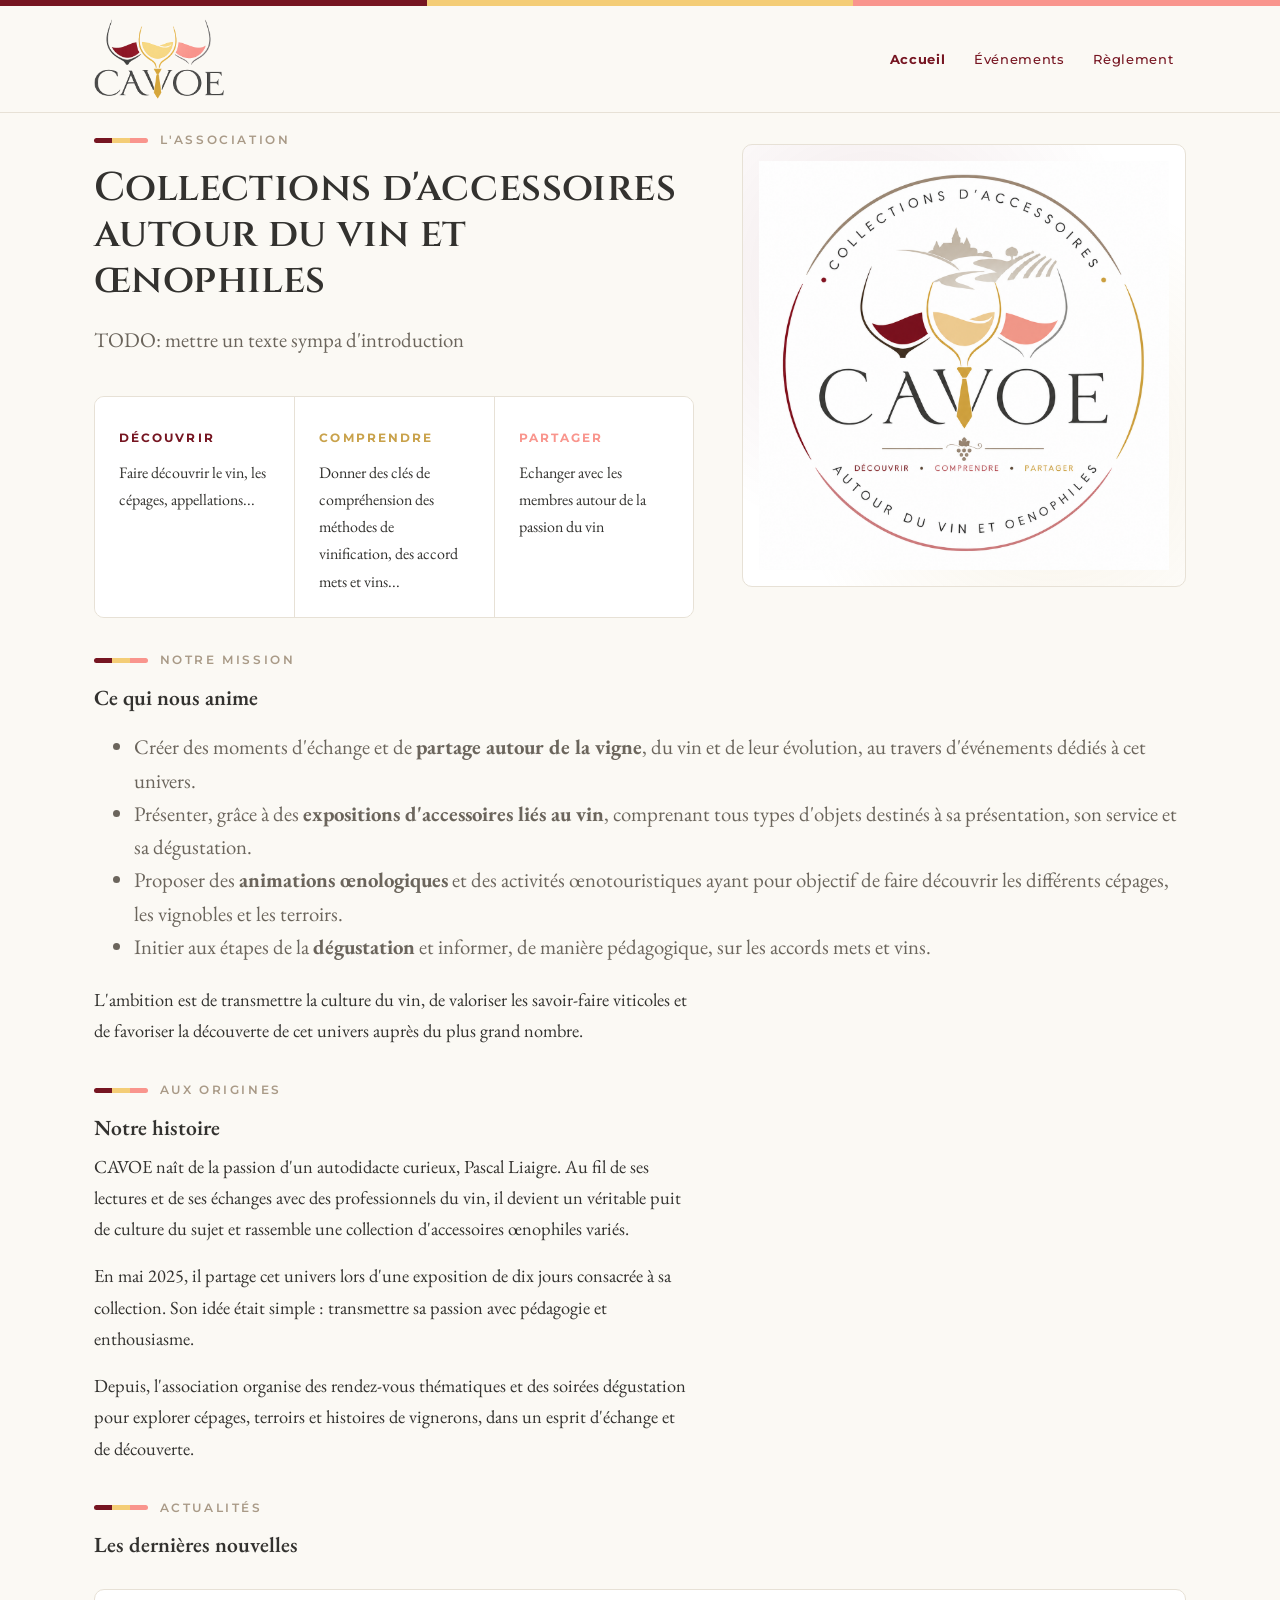
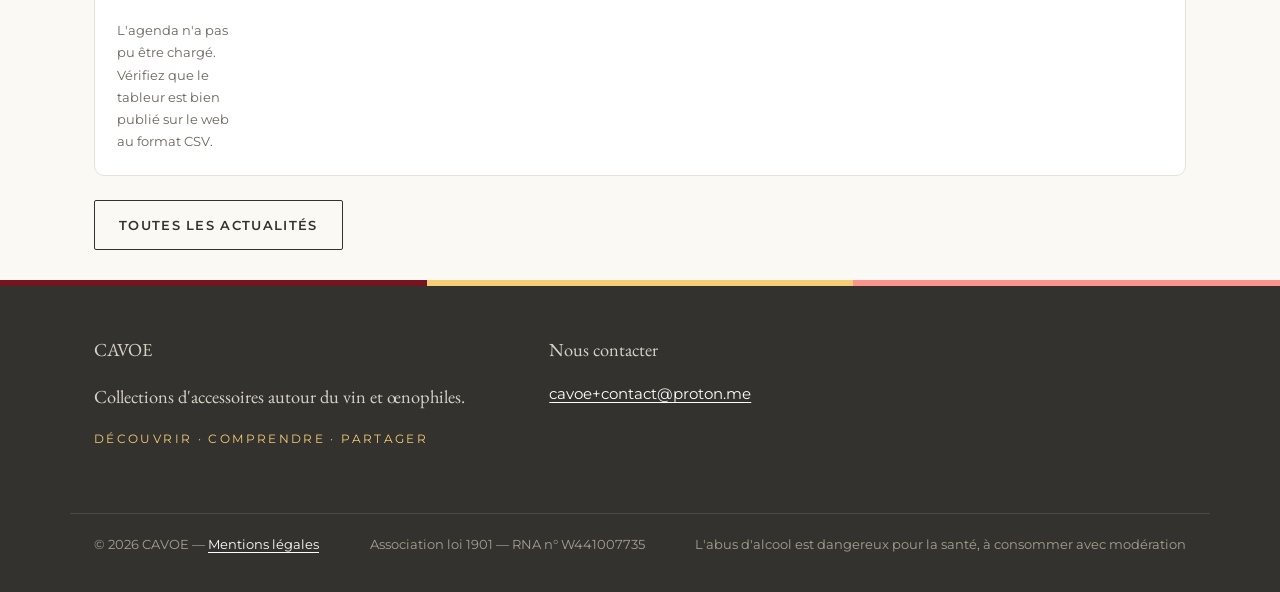
<file: index.html>
<!DOCTYPE html>
<html lang="fr">
<head>
    <meta charset="UTF-8">
    <meta name="viewport" content="width=device-width, initial-scale=1.0">
    <title>Accueil — CAVOE</title>
    <meta name="description" content="TODO : courte description de l'association.">

    <link rel="preconnect" href="https://fonts.googleapis.com">
    <link rel="preconnect" href="https://fonts.gstatic.com" crossorigin>
    <link href="https://fonts.googleapis.com/css2?family=Cinzel:wght@500;600;700&family=EB+Garamond:ital,wght@0,400;0,500;0,600;1,400&family=Montserrat:wght@500;600;700&display=swap" rel="stylesheet">
    <link rel="stylesheet" href="style.css">
</head>
<body>

<!-- En-tête injecté automatiquement (voir script.js) -->
<div id="site-header"></div>

<main>

    <!-- ============================ HERO ============================ -->
    <section class="hero">
        <div class="wrap hero__inner">
            <div>
                <p class="eyebrow">L'association</p>
                <h1>Collections d'accessoires autour du vin et œnophiles</h1>
                <p class="lead">
                    TODO: mettre un texte sympa d'introduction
                </p>

                <!-- Triptyque de valeur : Découvrir · Comprendre · Partager -->
                <div class="triptych">
                    <div>
                        <span class="k">Découvrir</span>
                        <p>Faire découvrir le vin, les cépages, appellations...</p>
                    </div>
                    <div>
                        <span class="k">Comprendre</span>
                        <p>Donner des clés de compréhension des méthodes de vinification, des accord mets et vins...</p>
                    </div>
                    <div>
                        <span class="k">Partager</span>
                        <p>Echanger avec les membres autour de la passion du vin</p>
                    </div>
                </div>
            </div>
            <div class="hero__media"><img src="assets/logo-cavoe.png" alt=""></div>
        </div>
    </section>

    <!-- ========================= MISSION ========================= -->
    <section class="section">
        <div class="wrap">
            <p class="eyebrow">Notre mission</p>
            <h2>Ce qui nous anime</h2>
            <ul class="lead">
                <li>Créer des moments d'échange et de <strong>partage autour de la vigne</strong>, du vin et de leur évolution, au travers d'événements dédiés à cet univers.</li>
                <li>Présenter, grâce à des <strong>expositions d'accessoires liés au vin</strong>, comprenant tous types d'objets destinés à sa présentation, son service et sa dégustation.</li>
                <li>Proposer des <strong>animations œnologiques</strong> et des activités œnotouristiques ayant pour objectif de faire découvrir les différents cépages, les vignobles et les terroirs.</li>
                <li>Initier aux étapes de la <strong>dégustation</strong> et informer, de manière pédagogique, sur les accords mets et vins.</li>
            </ul>
            <p>L'ambition est de transmettre la culture du vin, de valoriser les savoir-faire viticoles et de favoriser la découverte de cet univers auprès du plus grand nombre.</p>
        </div>
    </section>

    <!-- ========================= HISTOIRE ========================= -->
    <section class="section">
        <div class="wrap">
            <p class="eyebrow">Aux origines</p>
            <h2>Notre histoire</h2>
            <p>
                CAVOE naît de la passion d'un autodidacte curieux, Pascal Liaigre. Au fil de ses lectures
                et de ses échanges avec des professionnels du vin, il devient un véritable puit de culture du sujet
                et rassemble une collection d'accessoires œnophiles variés.
            </p>
            <p>
                En mai 2025, il partage cet univers lors d'une exposition de dix jours consacrée à sa
                collection. Son idée était simple : transmettre sa passion avec pédagogie et enthousiasme.
            </p>
            <p>
                Depuis, l'association organise des rendez-vous
                thématiques et des soirées dégustation pour explorer cépages, terroirs et histoires de
                vignerons, dans un esprit d'échange et de découverte.
            </p>
        </div>
    </section>

    <!-- ==================== DERNIÈRES ACTUS ==================== -->
    <section class="section">
        <div class="wrap">
            <p class="eyebrow">Actualités</p>
            <h2>Les dernières nouvelles</h2>
            <ul class="news" id="home-events" style="margin-top:2rem;"></ul>
            <p style="margin-top:1.5rem;">
                <a class="btn btn--ghost" href="evenements.html">Toutes les actualités</a>
            </p>
        </div>
    </section>
</main>

<div id="site-footer"></div>

<script src="scripts/script.js"></script>
<script src="scripts/events.js"></script>
</body>
</html>
</file>
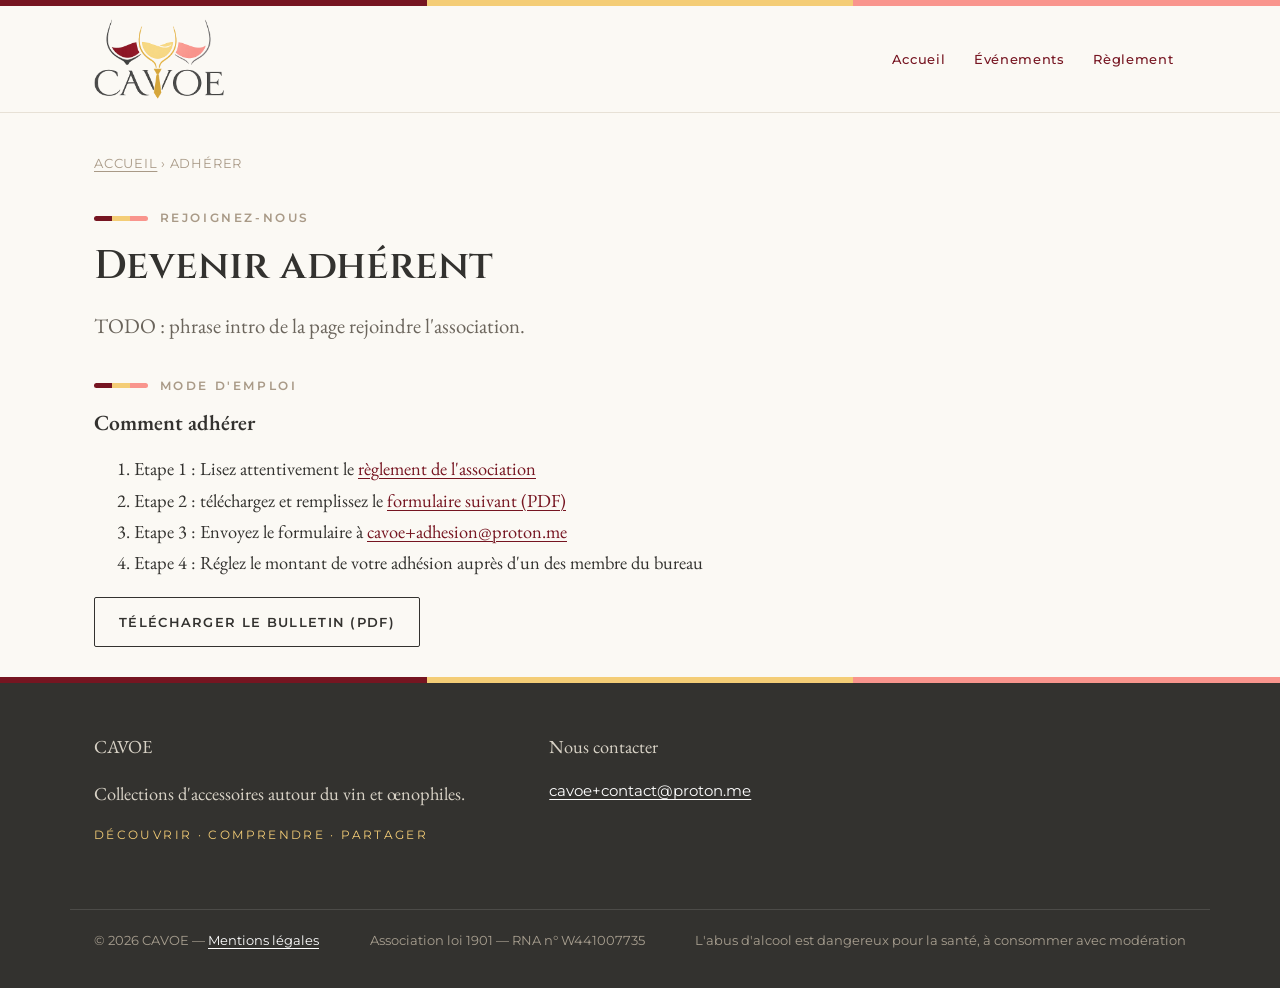
<file: adherer.html>
<!DOCTYPE html>
<html lang="fr">
<head>
    <meta charset="UTF-8">
    <meta name="viewport" content="width=device-width, initial-scale=1.0">
    <title>Adhérer — CAVOE</title>
    <meta name="description" content="TODO : pourquoi et comment adhérer à l'association.">
    <link rel="preconnect" href="https://fonts.googleapis.com">
    <link rel="preconnect" href="https://fonts.gstatic.com" crossorigin>
    <link href="https://fonts.googleapis.com/css2?family=Cinzel:wght@500;600;700&family=EB+Garamond:ital,wght@0,400;0,500;0,600;1,400&family=Montserrat:wght@500;600;700&display=swap" rel="stylesheet">
    <link rel="stylesheet" href="style.css">
</head>
<body>
<div id="site-header"></div>

<main>
    <section class="page-head">
        <div class="wrap">
            <p class="crumbs"><a href="index.html">Accueil</a> › Adhérer</p>
            <span class="eyebrow">Rejoignez-nous</span>
            <h1>Devenir adhérent</h1>
            <p class="lead">TODO : phrase intro de la page rejoindre l'association.</p>
        </div>
    </section>

    <section class="section">
        <div class="wrap">
            <span class="eyebrow">Mode d'emploi</span>
            <h2>Comment adhérer</h2>
            <ol>
                <li>Etape 1 : Lisez attentivement le <a href="reglement.html">règlement de l'association</a></li>
                <li>Etape 2 : téléchargez et remplissez le <a href="assets/bulletin-adhesion.pdf">formulaire suivant (PDF)</a></li>
                <li>Etape 3 : Envoyez le formulaire à <a href="mailto:cavoe+adhesion@proton.me">cavoe+adhesion@proton.me</a></li>
                <li>Etape 4 : Réglez le montant de votre adhésion auprès d'un des membre du bureau</li>
                <!-- TODO: l'étape 4 on la valide tel quel ? -->
            </ol>
            <a class="btn btn--ghost" href="assets/TODO-bulletin-adhesion.pdf">Télécharger le bulletin (PDF)</a>
        </div>
    </section>
</main>

<div id="site-footer"></div>
<script src="scripts/script.js"></script>
</body>
</html>
</file>
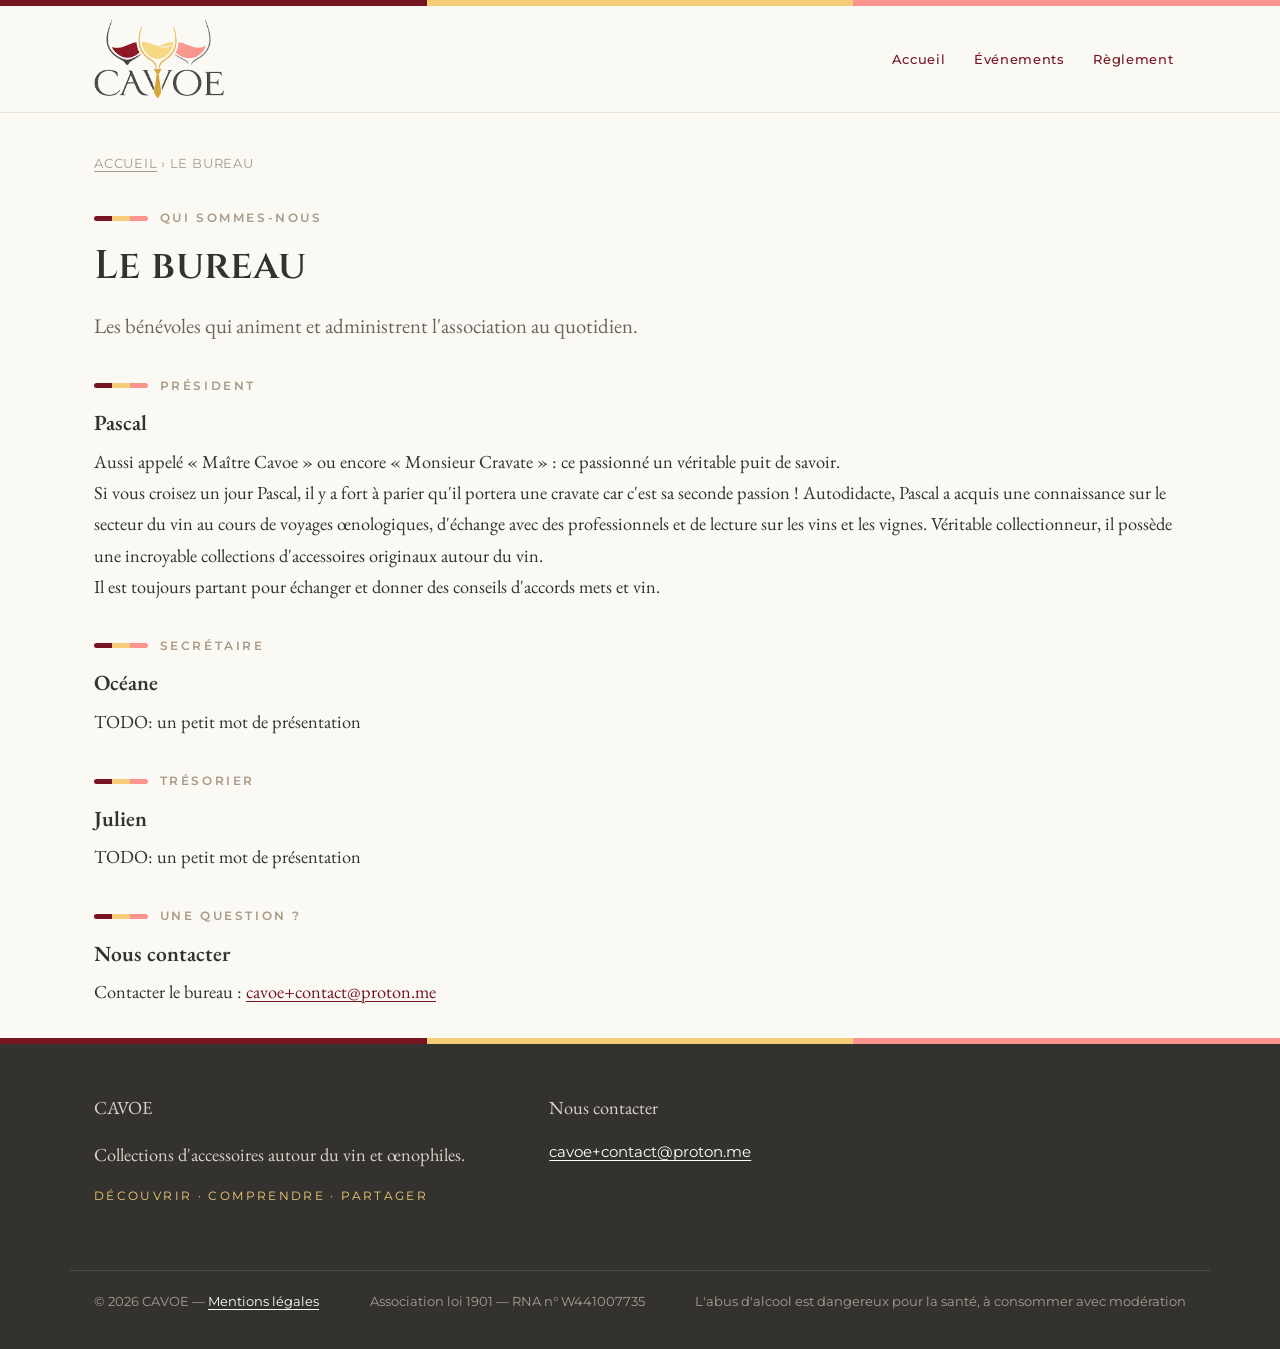
<file: bureau.html>
<!DOCTYPE html>
<html lang="fr">
<head>
    <meta charset="UTF-8">
    <meta name="viewport" content="width=device-width, initial-scale=1.0">
    <title>Le bureau — CAVOE</title>
    <meta name="description" content="Les membres du bureau de l'association CAVOE : présidence, secrétariat et trésorerie.">
    <link rel="preconnect" href="https://fonts.googleapis.com">
    <link rel="preconnect" href="https://fonts.gstatic.com" crossorigin>
    <link href="https://fonts.googleapis.com/css2?family=Cinzel:wght@500;600;700&family=EB+Garamond:ital,wght@0,400;0,500;0,600;1,400&family=Montserrat:wght@500;600;700&display=swap" rel="stylesheet">
    <link rel="stylesheet" href="style.css">
</head>
<body>
<div id="site-header"></div>

<main>
    <section class="page-head">
        <div class="wrap">
            <p class="crumbs"><a href="index.html">Accueil</a> › Le bureau</p>
            <span class="eyebrow">Qui sommes-nous</span>
            <h1>Le bureau</h1>
            <p class="lead">Les bénévoles qui animent et administrent l'association au quotidien.</p>
        </div>
    </section>

    <!-- ============ PRÉSIDENT ============ -->

    <section class="section">
        <div class="wrap">
            <span class="eyebrow">Président</span>
            <h2>Pascal</h2>
            <p class="justified">
                Aussi appelé « Maître Cavoe » ou encore « Monsieur Cravate » : ce passionné un véritable puit de savoir.<br/>
                Si vous croisez un jour Pascal, il y a fort à parier qu'il portera une cravate car c'est sa seconde passion !
                Autodidacte, Pascal a acquis une connaissance sur le secteur du vin au cours de voyages œnologiques, d'échange avec des professionnels et de lecture sur les vins et les vignes. Véritable collectionneur, il possède une incroyable collections d'accessoires originaux autour du vin.<br/>
                Il est toujours partant pour échanger et donner des conseils d'accords mets et vin.
            </p>
        </div>
    </section>

    <!-- ============ SECRÉTAIRE ============ -->

    <section class="section">
        <div class="wrap">
            <span class="eyebrow">Secrétaire</span>
            <h2>Océane</h2>
            <p class="justified">
                TODO: un petit mot de présentation
            </p>
        </div>
    </section>

    <!-- ============ TRÉSORIER ============ -->

    <section class="section">
        <div class="wrap">
            <span class="eyebrow">Trésorier</span>
            <h2>Julien</h2>
            <p class="justified">
                TODO: un petit mot de présentation
            </p>
        </div>
    </section>

    <!-- ============ Nous contacter ============ -->

    <section class="section">
        <div class="wrap">
            <span class="eyebrow">Une question ?</span>
            <h2>Nous contacter</h2>
            <p class="justified">
                Contacter le bureau : <a href="mailto:cavoe+contact@proton.me">cavoe+contact@proton.me</a>
            </p>
        </div>
    </section>
</main>

<div id="site-footer"></div>
<script src="scripts/script.js"></script>
</body>
</html>
</file>
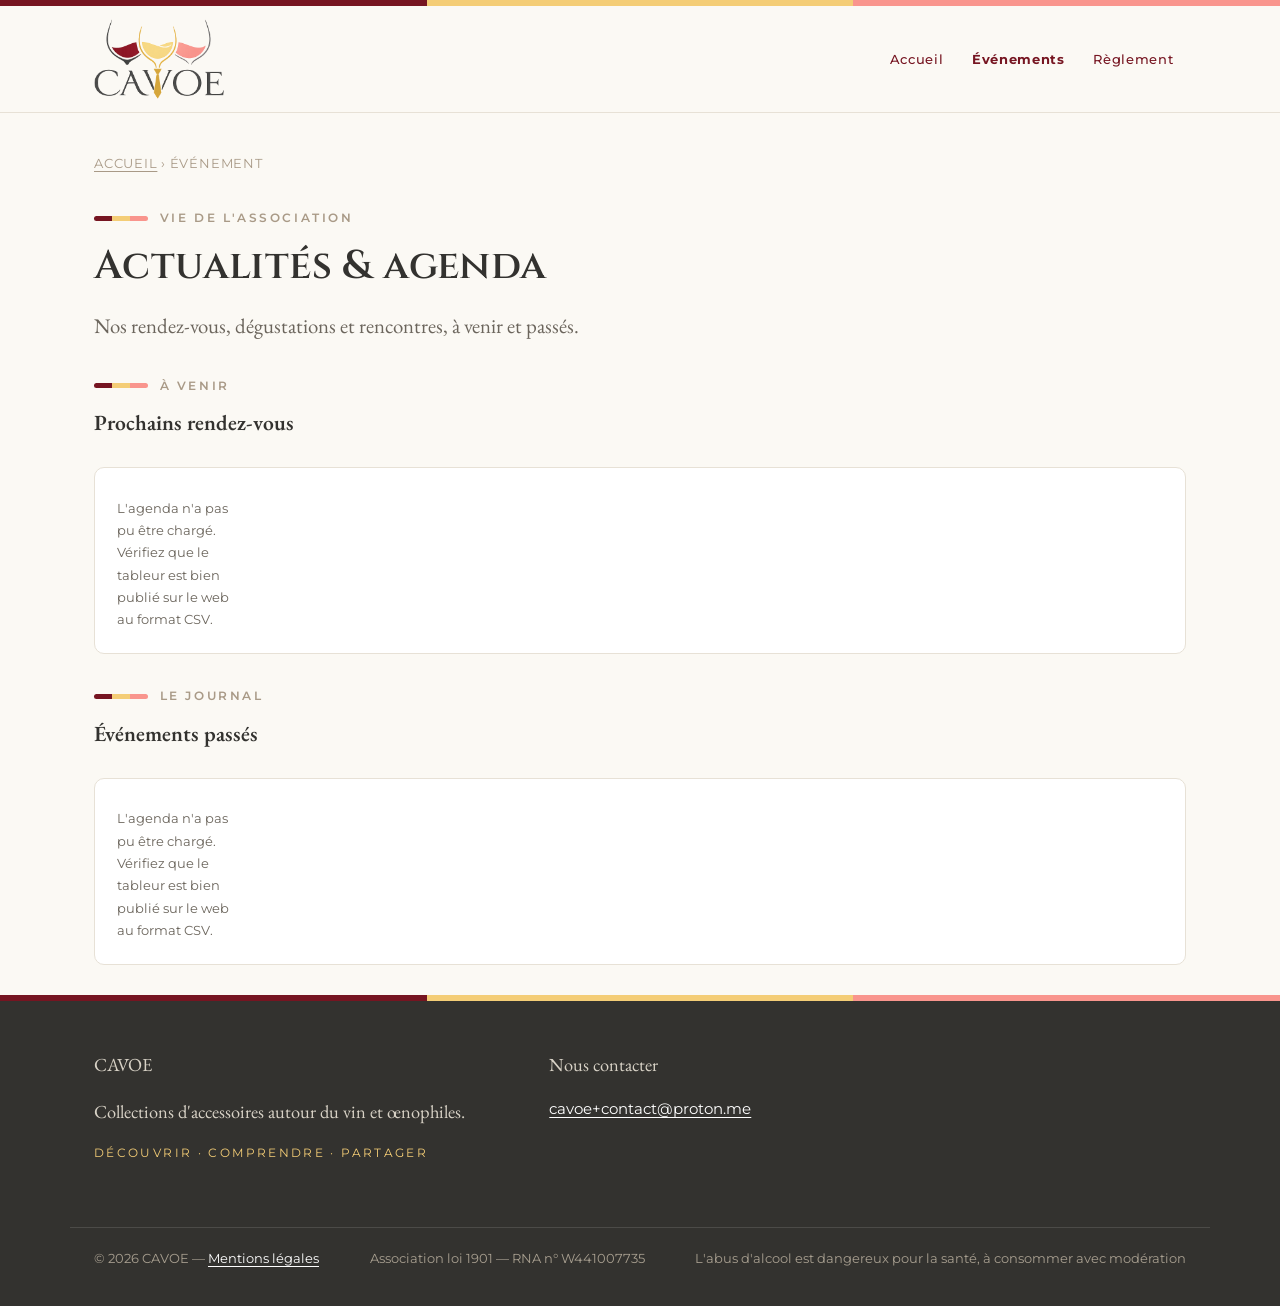
<file: evenements.html>
<!DOCTYPE html>
<html lang="fr">
<head>
    <meta charset="UTF-8">
    <meta name="viewport" content="width=device-width, initial-scale=1.0">
    <title>Agenda — CAVOE</title>
    <link rel="preconnect" href="https://fonts.googleapis.com">
    <link rel="preconnect" href="https://fonts.gstatic.com" crossorigin>
    <link href="https://fonts.googleapis.com/css2?family=Cinzel:wght@500;600;700&family=EB+Garamond:ital,wght@0,400;0,500;0,600;1,400&family=Montserrat:wght@500;600;700&display=swap" rel="stylesheet">
    <link rel="stylesheet" href="style.css">
</head>
<body>
<div id="site-header"></div>

<main>
    <section class="page-head">
        <div class="wrap">
            <p class="crumbs"><a href="index.html">Accueil</a> › Événement</p>
            <p class="eyebrow">Vie de l'association</p>
            <h1>Actualités &amp; agenda</h1>
            <p class="lead">Nos rendez-vous, dégustations et rencontres, à venir et passés.</p>
        </div>
    </section>

    <!-- Agenda : prochains événements (rempli depuis data/events.json) -->
    <section class="section">
        <div class="wrap">
            <p class="eyebrow">À venir</p>
            <h2>Prochains rendez-vous</h2>
            <ul class="news" id="agenda-upcoming" style="margin-top:2rem;"></ul>
        </div>
    </section>

    <!-- Événements passés (rempli depuis data/events.json) -->
    <section class="section">
        <div class="wrap">
            <p class="eyebrow">Le journal</p>
            <h2>Événements passés</h2>
            <ul class="news" id="agenda-past" style="margin-top:2rem;"></ul>
        </div>
    </section>

</main>

<div id="site-footer"></div>
<script src="scripts/script.js"></script>
<script src="scripts/events.js"></script>
</body>
</html>
</file>
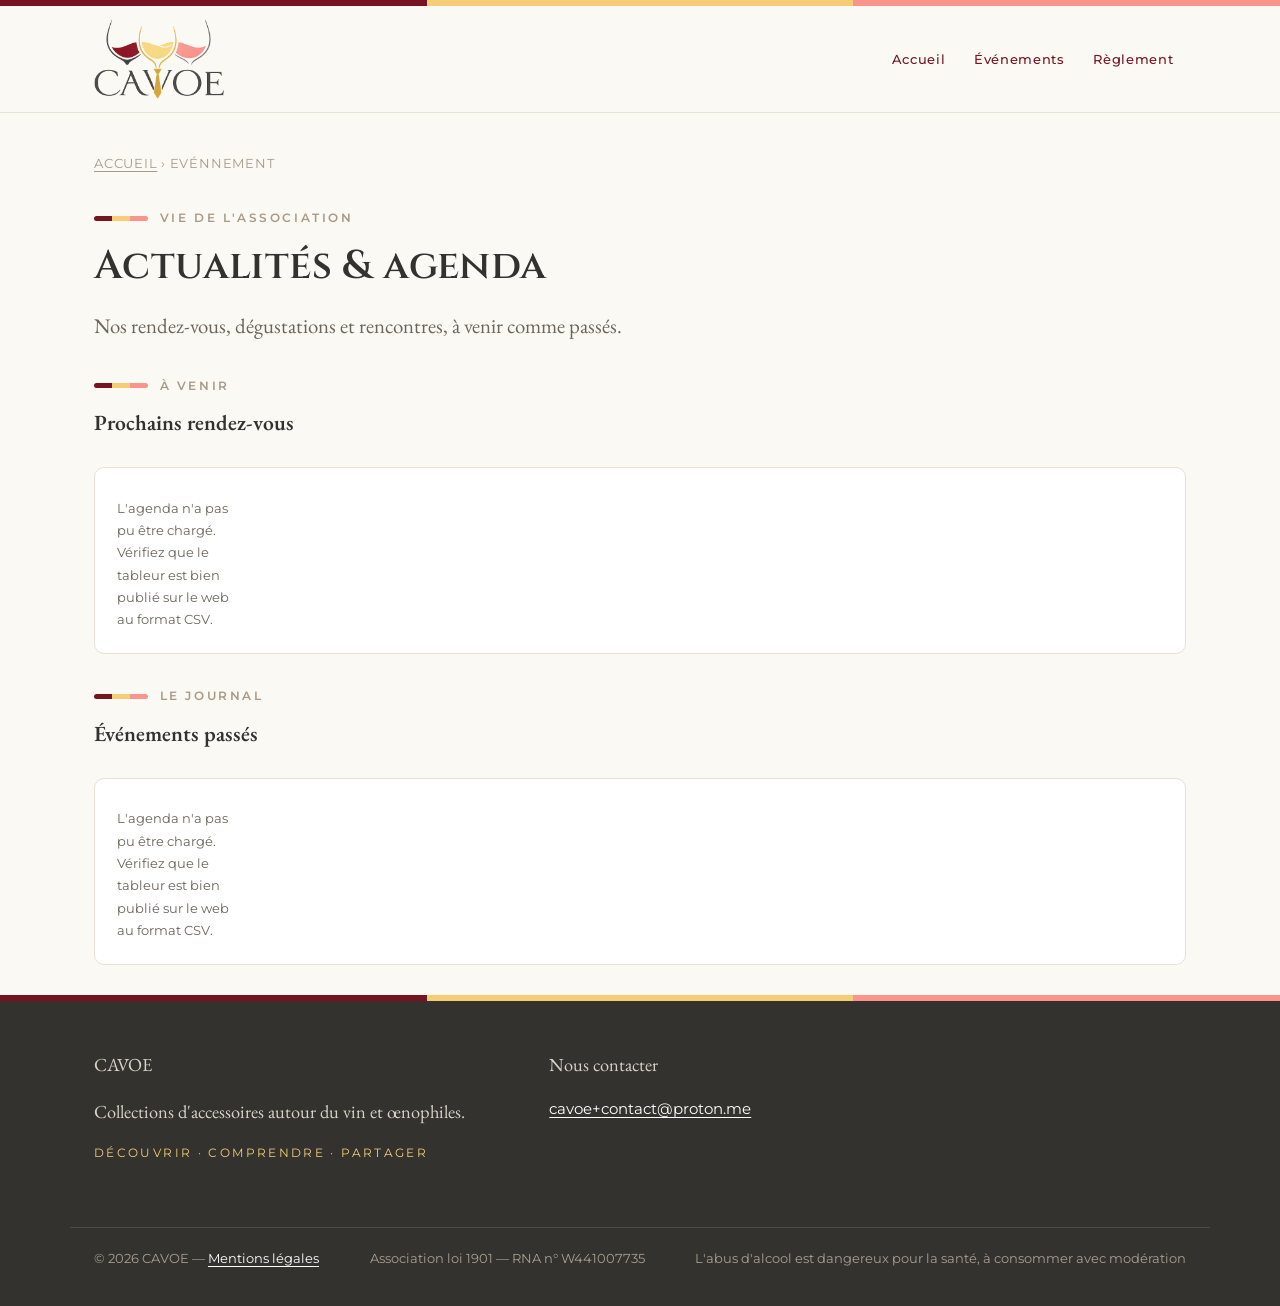
<file: evennements.html>
<!DOCTYPE html>
<html lang="fr">
<head>
    <meta charset="UTF-8">
    <meta name="viewport" content="width=device-width, initial-scale=1.0">
    <title>Agenda — CAVOE</title>
    <link rel="preconnect" href="https://fonts.googleapis.com">
    <link rel="preconnect" href="https://fonts.gstatic.com" crossorigin>
    <link href="https://fonts.googleapis.com/css2?family=Cinzel:wght@500;600;700&family=EB+Garamond:ital,wght@0,400;0,500;0,600;1,400&family=Montserrat:wght@500;600;700&display=swap" rel="stylesheet">
    <link rel="stylesheet" href="style.css">
</head>
<body>
<div id="site-header"></div>

<main>
    <section class="page-head">
        <div class="wrap">
            <p class="crumbs"><a href="index.html">Accueil</a> › Evénnement</p>
            <p class="eyebrow">Vie de l'association</p>
            <h1>Actualités &amp; agenda</h1>
            <p class="lead">Nos rendez-vous, dégustations et rencontres, à venir comme passés.</p>
        </div>
    </section>

    <!-- Agenda : prochains événements (rempli depuis data/events.json) -->
    <section class="section">
        <div class="wrap">
            <p class="eyebrow">À venir</p>
            <h2>Prochains rendez-vous</h2>
            <ul class="news" id="agenda-upcoming" style="margin-top:2rem;"></ul>
        </div>
    </section>

    <!-- Événements passés (rempli depuis data/events.json) -->
    <section class="section">
        <div class="wrap">
            <p class="eyebrow">Le journal</p>
            <h2>Événements passés</h2>
            <ul class="news" id="agenda-past" style="margin-top:2rem;"></ul>
        </div>
    </section>

</main>

<div id="site-footer"></div>
<script src="scripts/script.js"></script>
<script src="scripts/events.js"></script>
</body>
</html>
</file>
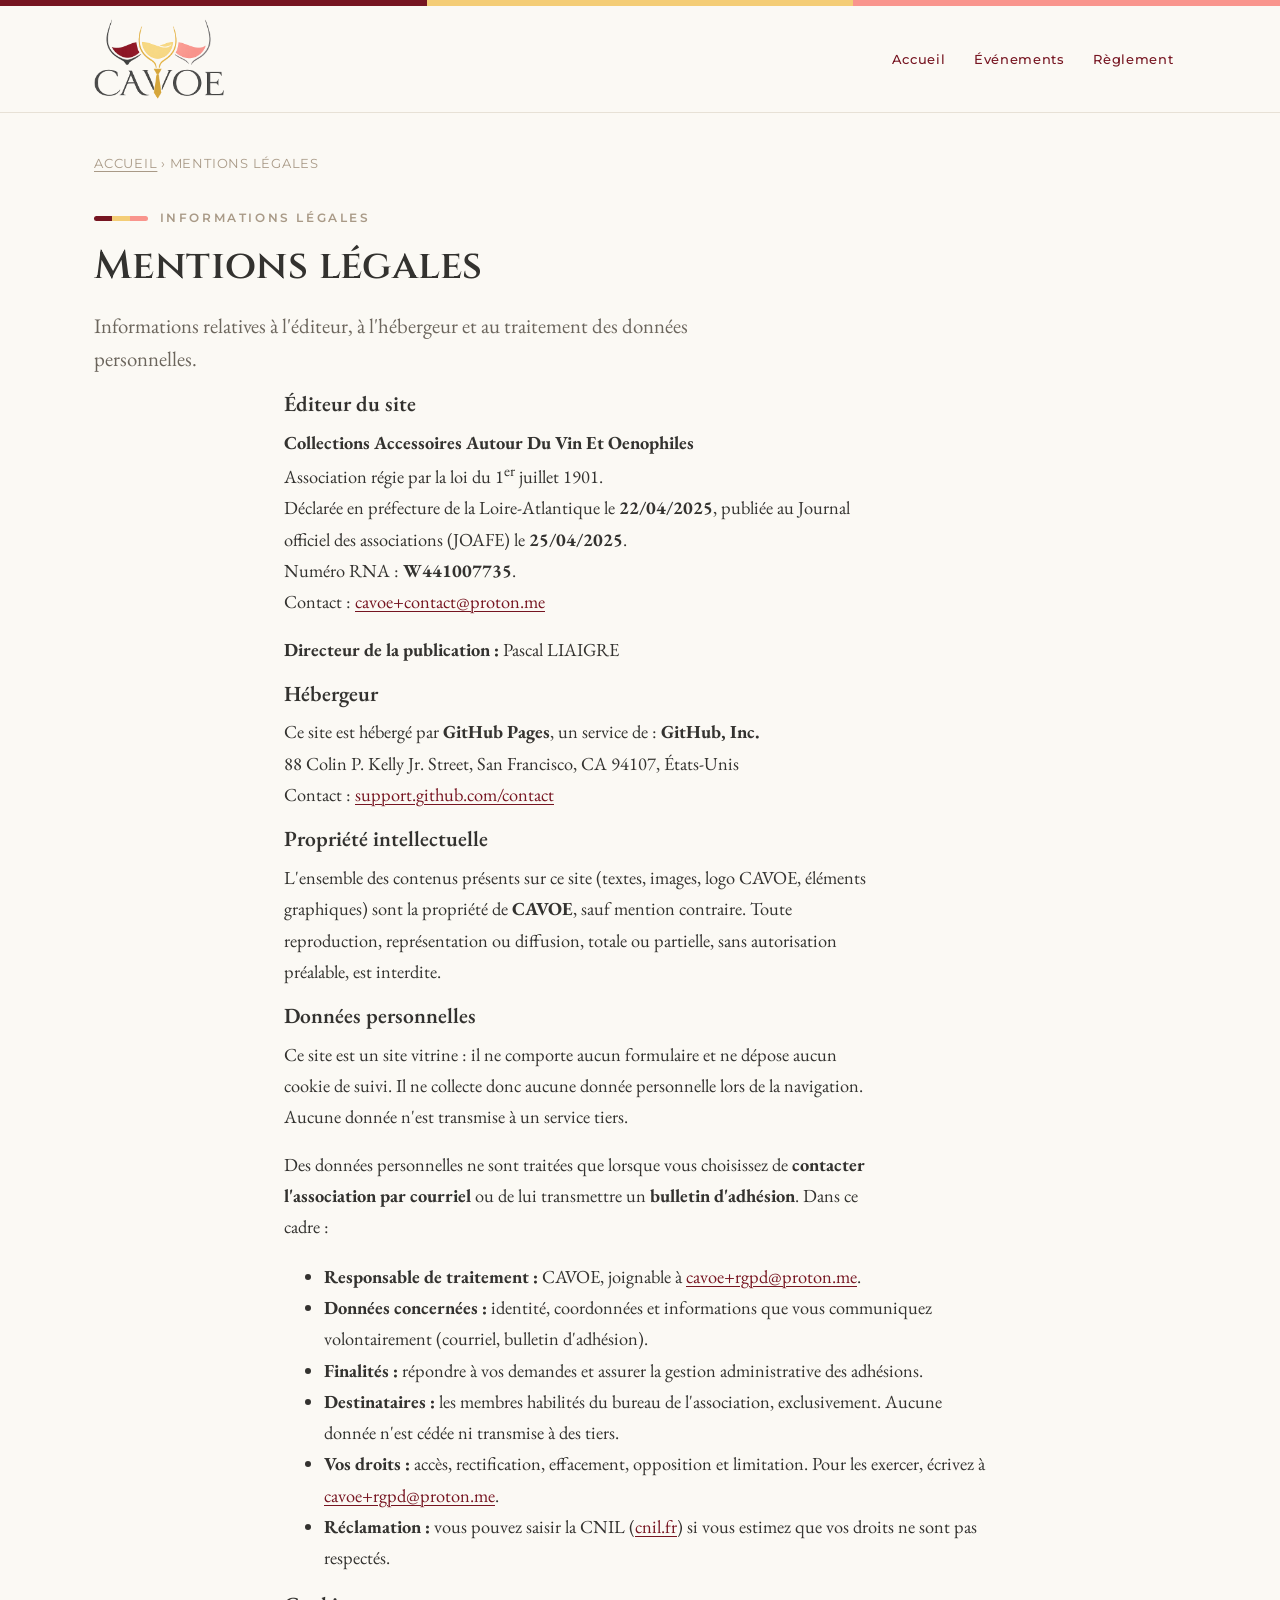
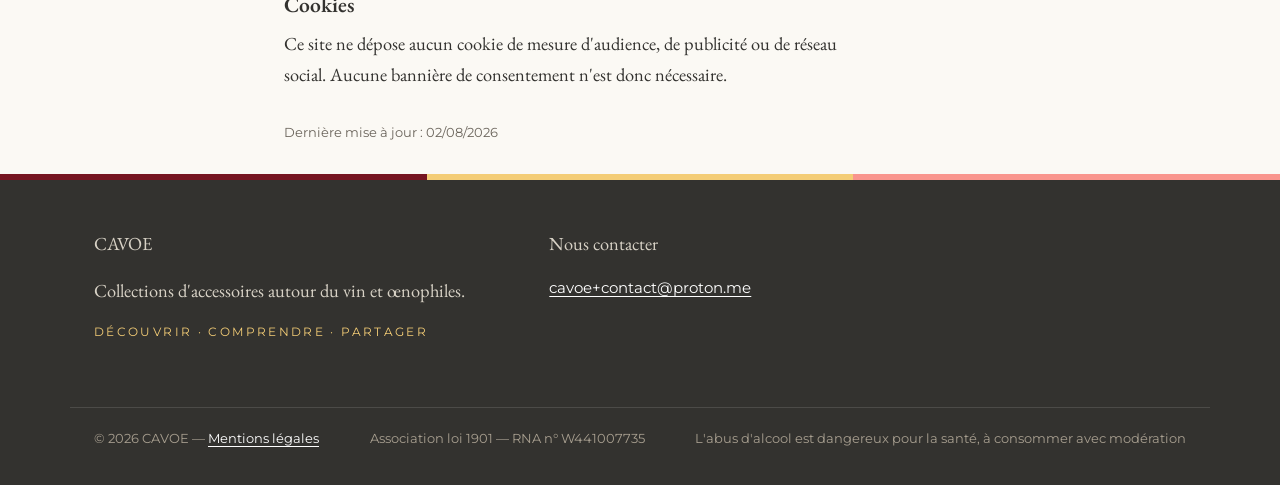
<file: mentions-legales.html>
<!DOCTYPE html>
<html lang="fr">
<head>
    <meta charset="UTF-8">
    <meta name="viewport" content="width=device-width, initial-scale=1.0">
    <title>Mentions légales — CAVOE</title>
    <meta name="description" content="Mentions légales et informations sur les données personnelles du site de l'association CAVOE.">
    <link rel="preconnect" href="https://fonts.googleapis.com">
    <link rel="preconnect" href="https://fonts.gstatic.com" crossorigin>
    <link href="https://fonts.googleapis.com/css2?family=Cinzel:wght@500;600;700&family=EB+Garamond:ital,wght@0,400;0,500;0,600;1,400&family=Montserrat:wght@500;600;700&display=swap" rel="stylesheet">
    <link rel="stylesheet" href="style.css">
</head>
<body>
<div id="site-header"></div>

<main>
    <section class="page-head">
        <div class="wrap">
            <p class="crumbs"><a href="index.html">Accueil</a> › Mentions légales</p>
            <p class="eyebrow">Informations légales</p>
            <h1>Mentions légales</h1>
            <p class="lead">Informations relatives à l'éditeur, à l'hébergeur et au traitement des données personnelles.</p>
        </div>
    </section>

    <section class="section">
        <div class="wrap" style="max-width: 760px; margin-inline:auto;">

            <!-- ============================ ÉDITEUR ============================ -->
            <h2>Éditeur du site</h2>
            <p>
                <strong>Collections Accessoires Autour Du Vin Et Oenophiles</strong><br/>
                Association régie par la loi du 1<sup>er</sup> juillet 1901.<br>
                Déclarée en préfecture de la Loire-Atlantique le <strong>22/04/2025</strong>,
                publiée au Journal officiel des associations (JOAFE) le <strong>25/04/2025</strong>.<br>
                Numéro RNA : <strong>W441007735</strong>.<br>
                Contact : <a href="mailto:cavoe+contact@proton.me">cavoe+contact@proton.me</a>
            </p>
            <p>
                <strong>Directeur de la publication :</strong>
                Pascal LIAIGRE
            </p>

            <!-- ============================ HÉBERGEUR ============================ -->
            <h2>Hébergeur</h2>
            <p>
                Ce site est hébergé par <strong>GitHub Pages</strong>, un service de :
                <strong>GitHub, Inc.</strong><br>
                88 Colin P. Kelly Jr. Street, San Francisco, CA 94107, États-Unis<br>
                Contact : <a href="https://support.github.com/contact" target="_blank" rel="noopener">support.github.com/contact</a>
            </p>


            <!-- ===================== PROPRIÉTÉ INTELLECTUELLE ===================== -->
            <h2>Propriété intellectuelle</h2>
            <p>
                L'ensemble des contenus présents sur ce site (textes, images, logo CAVOE,
                éléments graphiques) sont la propriété de <strong>CAVOE</strong>,
                sauf mention contraire. Toute reproduction, représentation ou diffusion,
                totale ou partielle, sans autorisation préalable, est interdite.
            </p>

            <!-- ===================== DONNÉES PERSONNELLES ===================== -->
            <h2>Données personnelles</h2>
            <p>
                Ce site est un site vitrine : il ne comporte aucun formulaire et ne dépose
                aucun cookie de suivi. Il ne collecte donc aucune donnée personnelle lors de la
                navigation. Aucune donnée n'est transmise à un service tiers.
            </p>
            <p>
                Des données personnelles ne sont traitées que lorsque vous choisissez de
                <strong>contacter l'association par courriel</strong> ou de lui transmettre un
                <strong>bulletin d'adhésion</strong>. Dans ce cadre :
            </p>
            <ul>
                <li><strong>Responsable de traitement :</strong> CAVOE, joignable à <a href="mailto:cavoe+rgpd@proton.me">cavoe+rgpd@proton.me</a>.</li>
                <li><strong>Données concernées :</strong> identité, coordonnées et informations que vous communiquez volontairement (courriel, bulletin d'adhésion).</li>
                <li><strong>Finalités :</strong> répondre à vos demandes et assurer la gestion administrative des adhésions.</li>
                <li><strong>Destinataires :</strong> les membres habilités du bureau de l'association, exclusivement. Aucune donnée n'est cédée ni transmise à des tiers.</li>
                <li><strong>Vos droits :</strong> accès, rectification, effacement, opposition et limitation. Pour les exercer, écrivez à <a href="mailto:cavoe+rgpd@proton.me">cavoe+rgpd@proton.me</a>.</li>
                <li><strong>Réclamation :</strong> vous pouvez saisir la CNIL (<a href="https://www.cnil.fr" target="_blank" rel="noopener">cnil.fr</a>) si vous estimez que vos droits ne sont pas respectés.</li>
            </ul>

            <!-- ============================ COOKIES ============================ -->
            <h2>Cookies</h2>
            <p>
                Ce site ne dépose aucun cookie de mesure d'audience, de publicité ou de réseau
                social. Aucune bannière de consentement n'est donc nécessaire.
            </p>

            <p class="field--hint" style="margin-top:2rem;">
                Dernière mise à jour : 02/08/2026
            </p>
        </div>
    </section>
</main>

<div id="site-footer"></div>
<script src="scripts/script.js"></script>
</body>
</html>
</file>
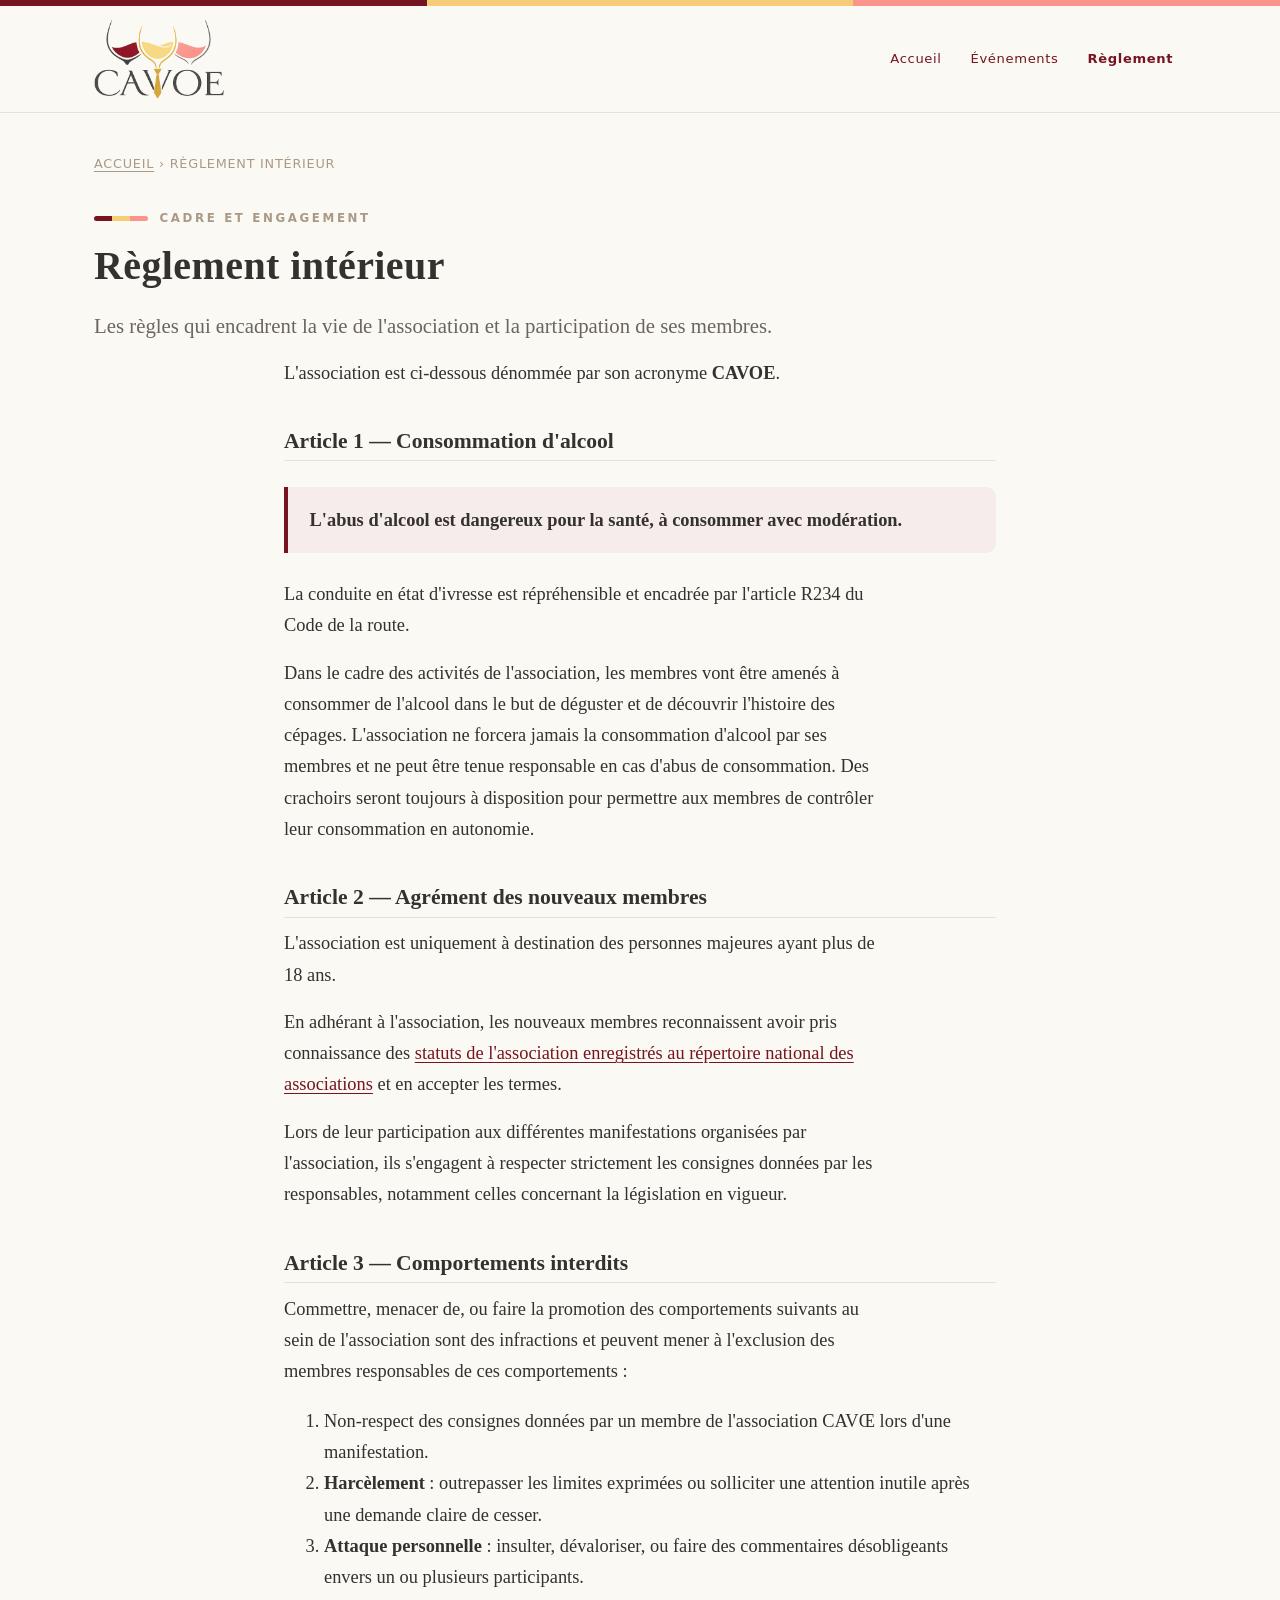
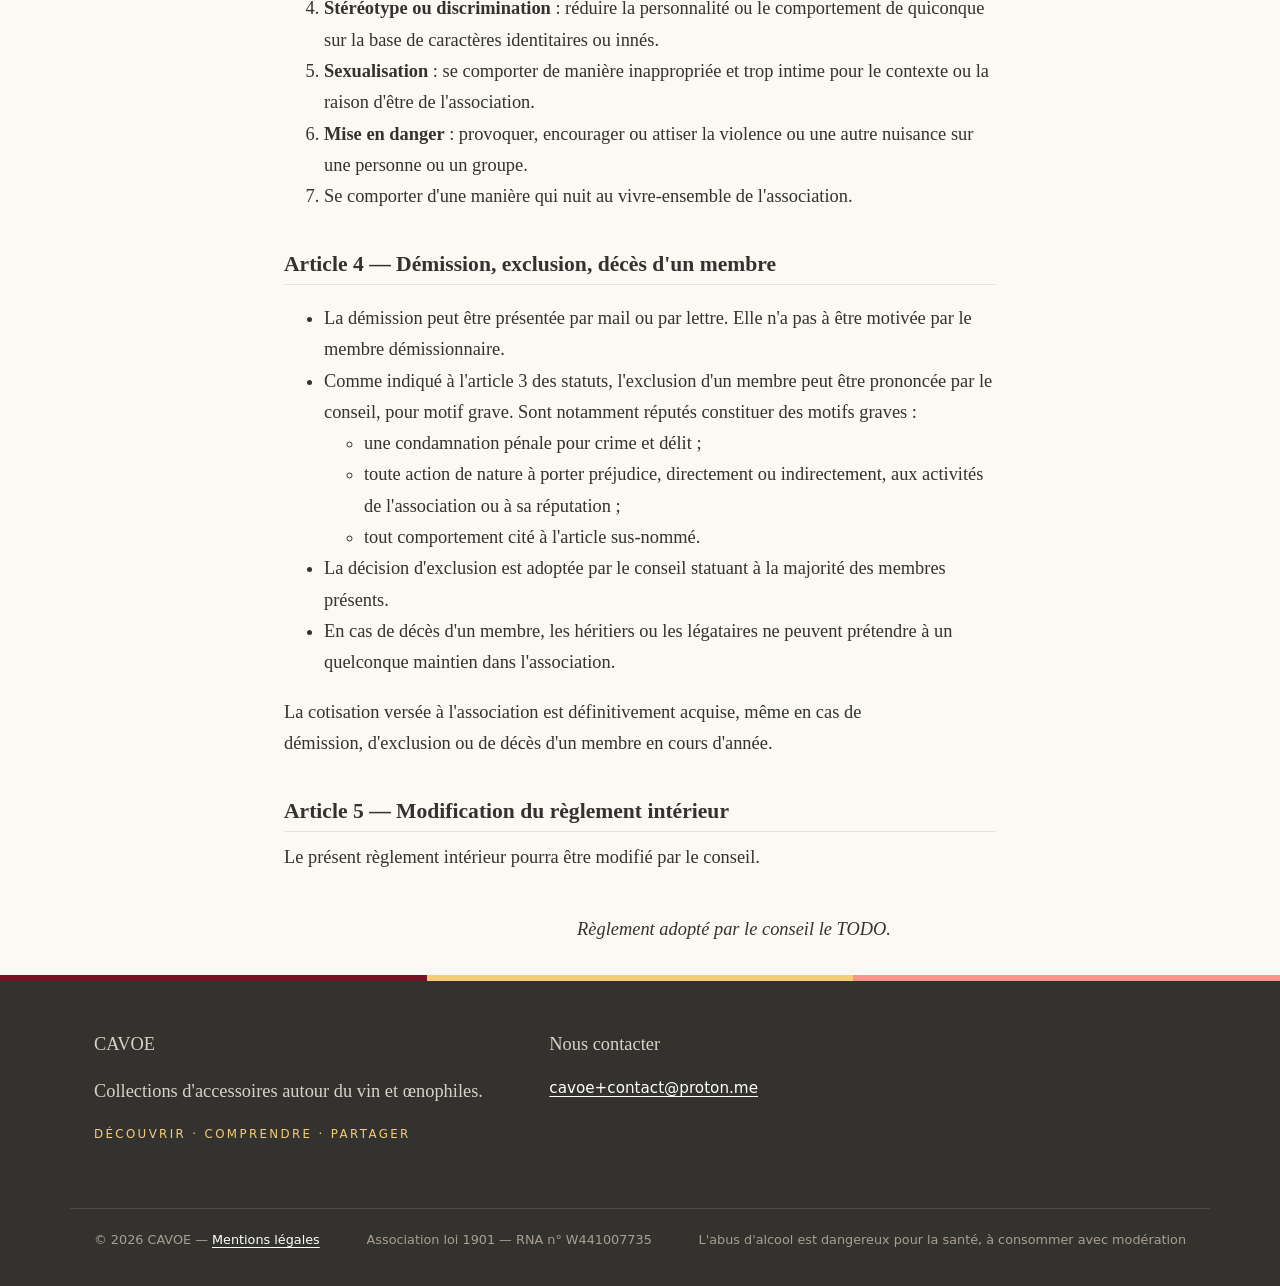
<file: reglement.html>
<!DOCTYPE html>
<html lang="fr">
<head>
    <meta charset="UTF-8">
    <meta name="viewport" content="width=device-width, initial-scale=1.0">
    <title>Règlement intérieur — CAVOE</title>
    <meta name="description" content="Règlement intérieur de l'association CAVŒ — consommation d'alcool, agrément des membres, comportements et vie associative.">
    <link rel="stylesheet" href="style.css">
</head>
<body>
<div id="site-header"></div>

<main>
    <section class="page-head">
        <div class="wrap">
            <p class="crumbs"><a href="index.html">Accueil</a> › Règlement intérieur</p>
            <p class="eyebrow">Cadre et engagement</p>
            <h1>Règlement intérieur</h1>
            <p class="lead">Les règles qui encadrent la vie de l'association et la participation de ses membres.</p>
        </div>
    </section>

    <section class="section">
        <div class="wrap" style="max-width: 760px; margin-inline:auto;">

            <p>L'association est ci-dessous dénommée par son acronyme <strong>CAVOE</strong>.</p>

            <!-- ===================== ARTICLE 1 ===================== -->
            <div class="article">
                <h2>Article 1 — Consommation d'alcool</h2>
                <div class="notice">
                    <p><strong>L'abus d'alcool est dangereux pour la santé, à consommer avec modération.</strong></p>
                </div>
                <p>
                    La conduite en état d'ivresse est répréhensible et encadrée par l'article R234 du Code de la route.
                </p>
                <p>
                    Dans le cadre des activités de l'association, les membres vont être amenés à consommer de
                    l'alcool dans le but de déguster et de découvrir l'histoire des cépages. L'association ne
                    forcera jamais la consommation d'alcool par ses membres et ne peut être tenue responsable en
                    cas d'abus de consommation. Des crachoirs seront toujours à disposition pour permettre aux
                    membres de contrôler leur consommation en autonomie.
                </p>
            </div>

            <!-- ===================== ARTICLE 2 ===================== -->
            <div class="article">
                <h2>Article 2 — Agrément des nouveaux membres</h2>
                <p>
                    L'association est uniquement à destination des personnes majeures ayant plus de 18 ans.
                </p>
                <p>
                    En adhérant à l'association, les nouveaux membres reconnaissent avoir pris connaissance des
                    <a href="https://www.repertoire-national-des-associations.fr/browse/44150-ancenis-saint-gereon/amicales-groupements-affinitaires-groupements-d-entraide-hors-defense-de-droits-fondamentaux/W441007735/collections-accessoires-autour-du-vin-et-oenophiles" target="_blank" rel="noopener">statuts de l'association enregistrés au répertoire national des associations</a>
                    et en accepter les termes.
                </p>
                <p>
                    Lors de leur participation aux différentes manifestations organisées par l'association, ils
                    s'engagent à respecter strictement les consignes données par les responsables, notamment
                    celles concernant la législation en vigueur.
                </p>
            </div>

            <!-- ===================== ARTICLE 3 ===================== -->
            <div class="article">
                <h2>Article 3 — Comportements interdits</h2>
                <p>
                    Commettre, menacer de, ou faire la promotion des comportements suivants au sein de
                    l'association sont des infractions et peuvent mener à l'exclusion des membres responsables de
                    ces comportements&nbsp;:
                </p>
                <ol>
                    <li>Non-respect des consignes données par un membre de l'association CAVŒ lors d'une manifestation.</li>
                    <li><strong>Harcèlement</strong> : outrepasser les limites exprimées ou solliciter une attention inutile après une demande claire de cesser.</li>
                    <li><strong>Attaque personnelle</strong> : insulter, dévaloriser, ou faire des commentaires désobligeants envers un ou plusieurs participants.</li>
                    <li><strong>Stéréotype ou discrimination</strong> : réduire la personnalité ou le comportement de quiconque sur la base de caractères identitaires ou innés.</li>
                    <li><strong>Sexualisation</strong> : se comporter de manière inappropriée et trop intime pour le contexte ou la raison d'être de l'association.</li>
                    <li><strong>Mise en danger</strong> : provoquer, encourager ou attiser la violence ou une autre nuisance sur une personne ou un groupe.</li>
                    <li>Se comporter d'une manière qui nuit au vivre-ensemble de l'association.</li>
                </ol>
            </div>

            <!-- ===================== ARTICLE 4 ===================== -->
            <div class="article">
                <h2>Article 4 — Démission, exclusion, décès d'un membre</h2>
                <ul>
                    <li>La démission peut être présentée par mail ou par lettre. Elle n'a pas à être motivée par le membre démissionnaire.</li>
                    <li>
                        Comme indiqué à l'article 3 des statuts, l'exclusion d'un membre peut être prononcée par le
                        conseil, pour motif grave. Sont notamment réputés constituer des motifs graves&nbsp;:
                        <ul>
                            <li>une condamnation pénale pour crime et délit ;</li>
                            <li>toute action de nature à porter préjudice, directement ou indirectement, aux activités de l'association ou à sa réputation ;</li>
                            <li>tout comportement cité à l'article sus-nommé.</li>
                        </ul>
                    </li>
                    <li>La décision d'exclusion est adoptée par le conseil statuant à la majorité des membres présents.</li>
                    <li>En cas de décès d'un membre, les héritiers ou les légataires ne peuvent prétendre à un quelconque maintien dans l'association.</li>
                </ul>
                <p>
                    La cotisation versée à l'association est définitivement acquise, même en cas de démission,
                    d'exclusion ou de décès d'un membre en cours d'année.
                </p>
            </div>

            <!-- ===================== ARTICLE 5 ===================== -->
            <div class="article">
                <h2>Article 5 — Modification du règlement intérieur</h2>
                <p>Le présent règlement intérieur pourra être modifié par le conseil.</p>
            </div>

            <p style="margin-top:2.5rem; text-align: end"><em>Règlement adopté par le conseil le TODO.</em></p>
        </div>
    </section>
</main>

<div id="site-footer"></div>
<script src="scripts/script.js"></script>
</body>
</html>
</file>
<file: style.css>
/* =========================================================================
   CAVOE — Collections d'Accessoires autour du Vin Et Œnophiles
   Direction artistique issue du logo : palette des trois vins
   (bordeaux · rosé · blanc doré), serif classique, fond crème.
   -------------------------------------------------------------------------
   Tout part des variables ci-dessous (:root).
   ========================================================================= */

:root {
    /* ---- Couleurs de marque --------------------------------------------- */
    --wine:      #761521;   /* bordeaux — accent principal        */
    --wine-deep: #5c1019;   /* bordeaux foncé (survols)           */
    --rose:      #f9958d;   /* rosé — secondaire                  */
    --gold:      #c9a24b;   /* blanc doré — tertiaire             */
    --gold-soft: #f4cd76;   /* doré clair (décoratif)             */
    --taupe:     #a99a87;   /* greige des coteaux / texte discret */

    --ink:       #33322f;   /* charbon — texte principal          */
    --ink-soft:  #6b655c;   /* texte secondaire                   */
    --bg:        #fbf9f4;   /* crème doux (fond)                  */
    --surface:   #ffffff;   /* cartes, encadrés                   */
    --line:      #e7e1d6;   /* traits, bordures                   */

    --accent:     var(--wine);  /* alias : couleur d'action        */
    --accent-ink: #fdf7ec;      /* texte posé SUR le bordeaux       */

    /* ---- Typographie ---------------------------------------------------- */
    --font-display: "Cinzel", Georgia, serif;              /* titres (capitales romaines) */
    --font-body:    "EB Garamond", Georgia, serif;         /* corps de texte              */
    --font-ui:      "Montserrat", system-ui, sans-serif;   /* labels, boutons, menu       */

    /* ---- Mise en page --------------------------------------------------- */
    --maxw:   1140px;
    --gutter: 1.5rem;
    --radius: 10px;
    --shadow: 0 1px 2px rgba(51,50,47,.05), 0 10px 30px rgba(51,50,47,.07);

    /* Dégradé « trois vins » — motif signature */
    --triad: linear-gradient(90deg, var(--wine) 0 33.33%, var(--gold-soft) 33.33% 66.66%, var(--rose) 66.66% 100%);
}

/* -------------------------------------------------------------------------
   Base
   ------------------------------------------------------------------------- */
*, *::before, *::after { box-sizing: border-box; }
html { scroll-behavior: smooth; }

body {
    margin: 0;
    font-family: var(--font-body);
    font-size: 1.15rem;
    line-height: 1.7;
    color: var(--ink);
    background: var(--bg);
    -webkit-font-smoothing: antialiased;
}

h1, h2, h3, h4 {
    font-family: var(--font-display);
    line-height: 1.15;
    color: var(--ink);
    font-weight: 600;
    margin: 0 0 .5em;
}
h1 { font-size: clamp(1.7rem, 3.2vw, 2.5rem); letter-spacing: .01em; }
h2 { font-size: 1.35rem; font-family: var(--font-body); font-weight: 600; }
h3 { font-size: 1.0rem; font-family: var(--font-body); font-weight: 400; }

p { margin: 0 0 1rem; max-width: 66ch; }
p, h1, h2, h3, h4 { cursor: default}

a { color: var(--wine); text-decoration-thickness: 1px; text-underline-offset: 3px; }
a:hover { color: var(--ink); }

img { max-width: 100%; height: auto; display: block; }

:focus-visible { outline: 3px solid var(--gold); outline-offset: 2px; border-radius: 3px; }

/* -------------------------------------------------------------------------
   Structure
   ------------------------------------------------------------------------- */
.wrap { width: 100%; max-width: var(--maxw); margin-inline: auto; padding-inline: var(--gutter); }

.section, .hero {
    margin-bottom: .9rem;
}

/* Étiquette « eyebrow » — porte le motif tricolore des trois vins */
.eyebrow {
    display: inline-flex; align-items: center; gap: .7rem;
    font-family: var(--font-ui);
    font-size: .74rem;
    font-weight: 600;
    letter-spacing: .22em;
    text-transform: uppercase;
    color: var(--taupe);
    margin-bottom: .9rem;
    margin-top: 1.5em;
}
.eyebrow::before {
    content: "";
    width: 3.4rem; height: 5px; border-radius: 3px;
    background: var(--triad);
}

.lead {
    font-size: 1.3rem; line-height: 1.6;
    color: var(--ink-soft);
}

/* Boutons */
.btn {
    display: inline-block;
    font-family: var(--font-ui);
    font-weight: 600; font-size: .82rem;
    letter-spacing: .1em; text-transform: uppercase;
    padding: .8rem 1.5rem;
    border-radius: 2px;              /* coins nets, plus « étiquette de vin » */
    border: 1.5px solid transparent;
    cursor: pointer;
    transition: transform .12s ease, background .2s ease, color .2s ease;
    text-decoration: none;
}
.btn:hover { transform: translateY(-2px); }
.btn--primary { background: var(--wine); color: var(--accent-ink); }
.btn--primary:hover { background: var(--wine-deep); color: var(--accent-ink); }
.btn--ghost { background: transparent; color: var(--ink); border-color: var(--ink); }
.btn--ghost:hover { background: var(--ink); color: var(--bg); }

/* Grilles */
.grid { display: grid; gap: 1.5rem; }
.grid--3 { grid-template-columns: repeat(3, 1fr); }
.grid--2 { grid-template-columns: repeat(2, 1fr); }

.card {
    background: var(--surface);
    border: 1px solid var(--line);
    border-radius: var(--radius);
    padding: 1.75rem;
    box-shadow: var(--shadow);
    position: relative;
}
/* filet doré en haut de carte, discret */
.card::before {
    content: ""; position: absolute; inset: 0 0 auto 0; height: 3px;
    border-radius: var(--radius) var(--radius) 0 0;
    background: var(--gold-soft); opacity: .0; transition: opacity .2s;
}
.card:hover::before { opacity: 1; }
.card h3 { margin-top: .25rem; }
.card p:last-child { margin-bottom: 0; }

/* -------------------------------------------------------------------------
   En-tête / navigation
   ------------------------------------------------------------------------- */
.site-header {
    position: sticky; top: 0; z-index: 50;
    background: color-mix(in srgb, var(--bg) 90%, transparent);
    backdrop-filter: blur(8px);
    border-bottom: 1px solid var(--line);
}
.site-header::before { content: ""; display: block; height: 6px; background: var(--triad); }

.nav { display: flex; align-items: center; justify-content: space-between; gap: 1rem; padding-block: .8rem; }

.brand { display: flex; align-items: center; gap: .7rem; text-decoration: none; }
.brand img { height: 80px }
.brand__name {
    font-family: var(--font-display); font-weight: 700; font-size: 1.4rem;
    letter-spacing: .14em; color: var(--ink);
}

.nav__links { display: flex; align-items: center; gap: .2rem; list-style: none; margin: 0; padding: 0; }
.nav__links a {
    display: block;
    font-family: var(--font-ui); font-size: .82rem; font-weight: 500;
    letter-spacing: .05em;
    text-decoration: none;
    padding: .5rem .8rem; border-radius: 4px;
}
.nav__links a:hover { color: var(--wine); }
.nav__links a[aria-current="page"] { color: var(--wine); font-weight: 700; }
.nav__cta { margin-left: .5rem; }

.nav__toggle {
    display: none;
    font-family: var(--font-ui); font-size: .8rem; letter-spacing: .08em;
    background: transparent; border: 1px solid var(--line);
    border-radius: 4px; padding: .55rem .8rem; cursor: pointer; color: var(--ink);
}

/* -------------------------------------------------------------------------
   Hero
   ------------------------------------------------------------------------- */
.hero__inner { display: grid; grid-template-columns: 1.15fr .85fr; gap: 3rem; align-items: center; }
.hero__actions { display: flex; flex-wrap: wrap; gap: .8rem; margin-top: 1.8rem; }
.hero__media {
    aspect-ratio: 4 / 3;
    background:
            radial-gradient(circle at 30% 30%, rgba(118,21,33,.10), transparent 60%),
            radial-gradient(circle at 70% 70%, rgba(201,162,75,.14), transparent 60%),
            var(--surface);
    border: 1px solid var(--line);
    border-radius: var(--radius);
    display: grid; place-items: center; text-align: center; padding: 1rem;
    color: var(--ink-soft);
}

/* Triptyque Découvrir · Comprendre · Partager */
.triptych { display: grid; grid-template-columns: repeat(3, 1fr); gap: 0; margin-top: 2.5rem; border: 1px solid var(--line); border-radius: var(--radius); overflow: hidden; }
.triptych > div { padding: 1.4rem 1.5rem; background: var(--surface); border-left: 1px solid var(--line); }
.triptych > div:first-child { border-left: 0; }
.triptych .k {
    font-family: var(--font-ui); font-size: .72rem; font-weight: 700;
    letter-spacing: .18em; text-transform: uppercase;
}
.triptych > div:nth-child(1) .k { color: var(--wine); }
.triptych > div:nth-child(2) .k { color: var(--gold); }
.triptych > div:nth-child(3) .k { color: var(--rose); }
.triptych p { margin: .5rem 0 0; font-size: 1rem; }

/* Bandeau de chiffres clés */
.stats { display: grid; grid-template-columns: repeat(3, 1fr); gap: 1.5rem; }
.stat__num { font-family: var(--font-display); font-size: 2.8rem; font-weight: 700; color: var(--wine); }
.stat__label { font-family: var(--font-ui); font-size: .78rem; letter-spacing: .12em; text-transform: uppercase; color: var(--ink-soft); }

/* -------------------------------------------------------------------------
   En-tête de page interne
   ------------------------------------------------------------------------- */
.page-head { padding-block: clamp(2.5rem, 3vw, 4rem) 0; }
.page-head p.lead { margin-top: .5rem; }
.crumbs { font-family: var(--font-ui); font-size: .8rem; letter-spacing: .06em; color: var(--taupe); margin-bottom: 1rem; text-transform: uppercase; }
.crumbs a { color: var(--taupe); }

/* -------------------------------------------------------------------------
   Actualités / agenda
   ------------------------------------------------------------------------- */
.news { list-style: none; margin: 0; padding: 0; display: grid; gap: 1rem; }
.news__item {
    display: grid; grid-template-columns: 130px 1fr; gap: 1.5rem;
    padding: 1.4rem; background: var(--surface);
    border: 1px solid var(--line); border-radius: var(--radius);
}
.news__date { font-family: var(--font-display); font-weight: 700; color: var(--wine); }
.news__item h3 { margin: 0 0 .35rem; }
.event-time { display: block; margin-top: .2rem; font-family: var(--font-ui); font-size: .82rem; font-weight: 500; color: var(--ink-soft); }
.event-meta { font-family: var(--font-ui); font-size: .82rem; color: var(--ink-soft); margin: .4rem 0 0; }
.tag {
    display: inline-block;
    font-family: var(--font-ui); font-size: .66rem; font-weight: 700;
    letter-spacing: .12em; text-transform: uppercase;
    color: var(--wine); background: #f6ecec;
    border-radius: 3px; padding: .22rem .55rem; margin-bottom: .55rem;
}

/* -------------------------------------------------------------------------
   Formulaires
   ------------------------------------------------------------------------- */
.form { display: grid; gap: 1.1rem; max-width: 560px; }
.field { display: grid; gap: .35rem; }
.field label { font-family: var(--font-ui); font-weight: 600; font-size: .82rem; letter-spacing: .04em; }
.field input, .field textarea, .field select {
    font-family: var(--font-body); font-size: 1.05rem;
    padding: .7rem .85rem;
    border: 1px solid var(--line); border-radius: 6px;
    background: var(--surface); color: var(--ink);
}
.field input:focus, .field textarea:focus, .field select:focus { border-color: var(--wine); outline: none; }
.field textarea { min-height: 130px; resize: vertical; }
.field--hint { font-family: var(--font-ui); font-size: .8rem; color: var(--ink-soft); }

/* Encadré de mise en garde (règlement, avertissements) */
.notice {
    border-left: 4px solid var(--wine);
    background: #f6ecec;
    padding: 1.1rem 1.35rem;
    border-radius: 0 var(--radius) var(--radius) 0;
    margin: 1.6rem 0;
}
.notice p:last-child { margin-bottom: 0; }
.notice--gold { border-left-color: var(--gold); background: #fbf3df; }

/* Articles de règlement */
.article { margin-top: 2.5rem; }
.article > h2 { padding-bottom: .4rem; border-bottom: 1px solid var(--line); }

/* -------------------------------------------------------------------------
   Pied de page
   ------------------------------------------------------------------------- */
.site-footer { background: var(--ink); color: #d8d2c6; margin-top: 30px }
.site-footer::before { content: ""; display: block; height: 6px; background: var(--triad); }
.site-footer a { color: #fff; }
.footer__grid { display: grid; grid-template-columns: 1.4fr 1fr 1fr; gap: 2rem; padding-block: 3rem; }
.footer__grid h4 { color: #fff; font-family: var(--font-ui); font-size: .78rem; letter-spacing: .14em; text-transform: uppercase; }
.footer__grid ul { list-style: none; margin: 0; padding: 0; display: grid; gap: .4rem; font-family: var(--font-ui); font-size: .95rem; }
.footer__tagline { font-family: var(--font-ui); font-size: .74rem; letter-spacing: .2em; text-transform: uppercase; color: var(--gold-soft); margin-top: .6rem; }
.footer__bottom {
    border-top: 1px solid rgba(255,255,255,.12);
    padding-block: 1.25rem; font-family: var(--font-ui); font-size: .8rem; color: #a89f90;
    display: flex; flex-wrap: wrap; gap: .5rem 1.5rem; justify-content: space-between;
}

.justified {
    max-width: 100%;
    text-justify: inter-word;
}

/* -------------------------------------------------------------------------
   Responsive
   ------------------------------------------------------------------------- */
@media (max-width: 860px) {
    .hero__inner { grid-template-columns: 1fr; }
    .hero__media { order: -1; }
    .grid--3, .grid--2, .stats, .footer__grid, .triptych { grid-template-columns: 1fr; }
    .triptych > div { border-left: 0; border-top: 1px solid var(--line); }
    .triptych > div:first-child { border-top: 0; }
    .news__item { grid-template-columns: 1fr; gap: .4rem; }

    .nav__toggle { display: inline-block; }
    .nav__links {
        position: absolute; inset: 100% 0 auto 0;
        flex-direction: column; align-items: stretch; gap: 0;
        background: var(--surface); border-bottom: 1px solid var(--line);
        padding: .5rem var(--gutter) 1rem; display: none;
    }
    .nav__links.is-open { display: flex; }
    .nav__cta { margin: .5rem 0 0; }
}

@media (prefers-reduced-motion: reduce) {
    * { animation: none !important; transition: none !important; scroll-behavior: auto !important; }
}
</file>
